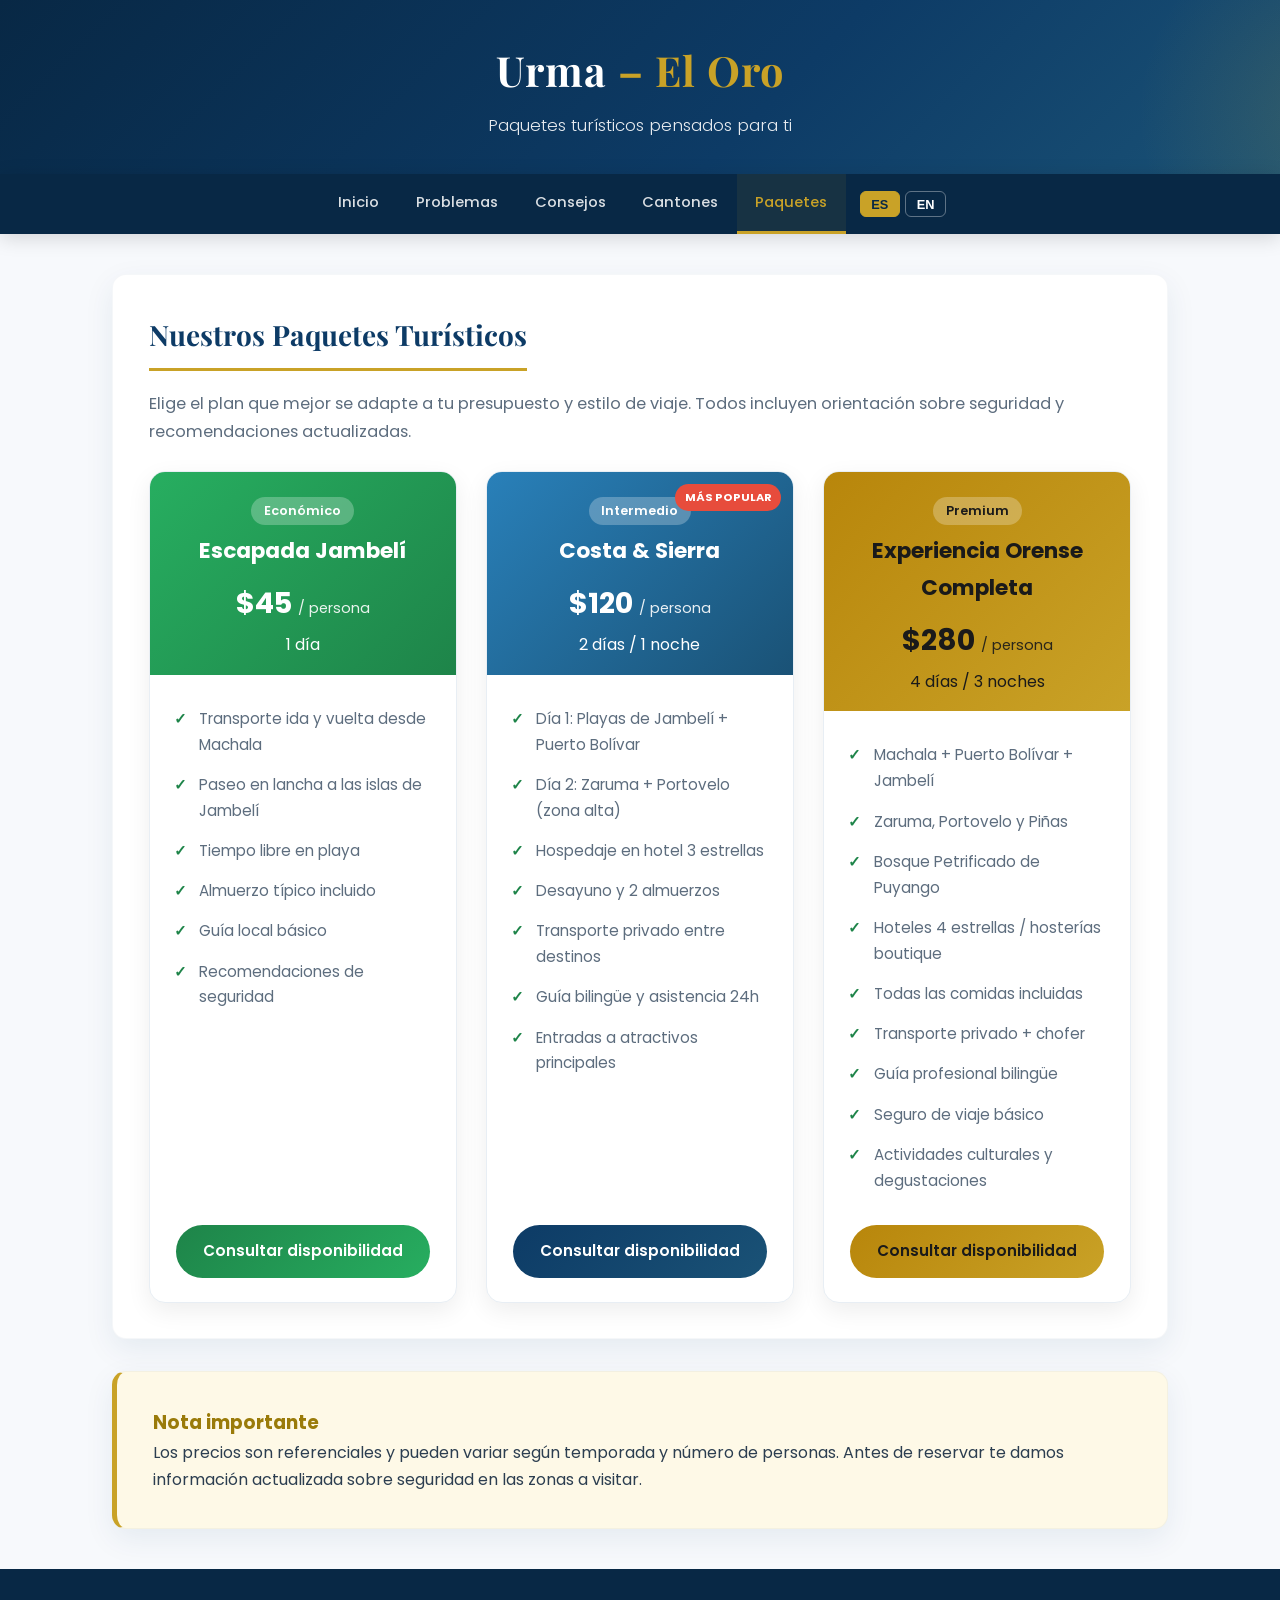
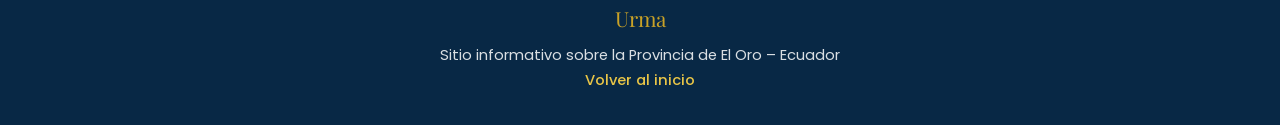
<file: paquetes.html>
<!DOCTYPE html>
<html lang="es">
<head>
    <meta charset="UTF-8">
    <meta name="viewport" content="width=device-width, initial-scale=1.0">
    <title>Paquetes Turísticos | Urma – El Oro</title>
    <link rel="stylesheet" href="estilos.css">
</head>
<body>

    <header>
        <div class="header-content">
            <h1>Urma <span>– El Oro</span></h1>
            <p data-i18n="subtitulo-paquetes">Paquetes turísticos pensados para ti</p>
        </div>
    </header>

    <nav>
        <ul>
            <li><a href="index.html" data-i18n="nav-inicio">Inicio</a></li>
            <li><a href="problemas.html" data-i18n="nav-problemas">Problemas</a></li>
            <li><a href="consejos.html" data-i18n="nav-consejos">Consejos</a></li>
            <li><a href="cantones.html" data-i18n="nav-cantones">Cantones</a></li>
            <li><a href="paquetes.html" class="activo" data-i18n="nav-paquetes">Paquetes</a></li>
            <li class="idioma-switch">
                <button class="btn-idioma activo" data-lang="es" onclick="cambiarIdioma('es')">ES</button>
                <button class="btn-idioma" data-lang="en" onclick="cambiarIdioma('en')">EN</button>
            </li>
        </ul>
    </nav>

    <main class="container">

        <section>
            <h2 data-i18n="paquetes-titulo">Nuestros Paquetes Turísticos</h2>
            <p class="intro" data-i18n="paquetes-intro">
                Elige el plan que mejor se adapte a tu presupuesto y estilo de viaje. 
                Todos incluyen orientación sobre seguridad y recomendaciones actualizadas.
            </p>

            <div class="paquetes-grid">

                <!-- PAQUETE 1 – ECONÓMICO -->
                <article class="paquete-card">
                    <div class="paquete-header economico">
                        <span class="etiqueta" data-i18n="etiqueta-economico">Económico</span>
                        <h3 data-i18n="paq1-nombre">Escapada Jambelí</h3>
                        <div class="precio">$45 <span data-i18n="por-persona">/ persona</span></div>
                        <p data-i18n="paq1-duracion">1 día</p>
                    </div>
                    <div class="paquete-body">
                        <ul>
                            <li data-i18n="paq1-i1">Transporte ida y vuelta desde Machala</li>
                            <li data-i18n="paq1-i2">Paseo en lancha a las islas de Jambelí</li>
                            <li data-i18n="paq1-i3">Tiempo libre en playa</li>
                            <li data-i18n="paq1-i4">Almuerzo típico incluido</li>
                            <li data-i18n="paq1-i5">Guía local básico</li>
                            <li data-i18n="paq1-i6">Recomendaciones de seguridad</li>
                        </ul>
                    </div>
                    <div class="paquete-footer">
                        <a href="#" class="btn btn-verde" data-i18n="btn-reservar">Consultar disponibilidad</a>
                    </div>
                </article>

                <!-- PAQUETE 2 – INTERMEDIO (POPULAR) -->
                <article class="paquete-card">
                    <div class="paquete-header intermedio">
                        <span class="badge-popular" data-i18n="mas-popular">Más popular</span>
                        <span class="etiqueta" data-i18n="etiqueta-intermedio">Intermedio</span>
                        <h3 data-i18n="paq2-nombre">Costa & Sierra</h3>
                        <div class="precio">$120 <span data-i18n="por-persona">/ persona</span></div>
                        <p data-i18n="paq2-duracion">2 días / 1 noche</p>
                    </div>
                    <div class="paquete-body">
                        <ul>
                            <li data-i18n="paq2-i1">Día 1: Playas de Jambelí + Puerto Bolívar</li>
                            <li data-i18n="paq2-i2">Día 2: Zaruma + Portovelo (zona alta)</li>
                            <li data-i18n="paq2-i3">Hospedaje en hotel 3 estrellas</li>
                            <li data-i18n="paq2-i4">Desayuno y 2 almuerzos</li>
                            <li data-i18n="paq2-i5">Transporte privado entre destinos</li>
                            <li data-i18n="paq2-i6">Guía bilingüe y asistencia 24h</li>
                            <li data-i18n="paq2-i7">Entradas a atractivos principales</li>
                        </ul>
                    </div>
                    <div class="paquete-footer">
                        <a href="#" class="btn btn-azul" data-i18n="btn-reservar">Consultar disponibilidad</a>
                    </div>
                </article>

                <!-- PAQUETE 3 – PREMIUM -->
                <article class="paquete-card">
                    <div class="paquete-header premium">
                        <span class="etiqueta" data-i18n="etiqueta-premium">Premium</span>
                        <h3 data-i18n="paq3-nombre">Experiencia Orense Completa</h3>
                        <div class="precio">$280 <span data-i18n="por-persona">/ persona</span></div>
                        <p data-i18n="paq3-duracion">4 días / 3 noches</p>
                    </div>
                    <div class="paquete-body">
                        <ul>
                            <li data-i18n="paq3-i1">Machala + Puerto Bolívar + Jambelí</li>
                            <li data-i18n="paq3-i2">Zaruma, Portovelo y Piñas</li>
                            <li data-i18n="paq3-i3">Bosque Petrificado de Puyango</li>
                            <li data-i18n="paq3-i4">Hoteles 4 estrellas / hosterías boutique</li>
                            <li data-i18n="paq3-i5">Todas las comidas incluidas</li>
                            <li data-i18n="paq3-i6">Transporte privado + chofer</li>
                            <li data-i18n="paq3-i7">Guía profesional bilingüe</li>
                            <li data-i18n="paq3-i8">Seguro de viaje básico</li>
                            <li data-i18n="paq3-i9">Actividades culturales y degustaciones</li>
                        </ul>
                    </div>
                    <div class="paquete-footer">
                        <a href="#" class="btn btn-oro" data-i18n="btn-reservar">Consultar disponibilidad</a>
                    </div>
                </article>

            </div>
        </section>

        <section class="aviso">
            <h3 data-i18n="nota-paquetes-titulo">Nota importante</h3>
            <p data-i18n="nota-paquetes-texto">
                Los precios son referenciales y pueden variar según temporada y número de personas. 
                Antes de reservar te damos información actualizada sobre seguridad en las zonas a visitar.
            </p>
        </section>

    </main>

    <footer>
        <div class="marca">Urma</div>
        <p data-i18n="footer1">Sitio informativo sobre la Provincia de El Oro – Ecuador</p>
        <p><a href="index.html" data-i18n="volver-inicio">Volver al inicio</a></p>
    </footer>

    <script src="idioma.js"></script>
</body>
</html>
</file>
<file: estilos.css>
/* ===== URMA – Diseño profesional ===== */
@import url('https://fonts.googleapis.com/css2?family=Poppins:wght@300;400;500;600;700&family=Playfair+Display:wght@600;700&display=swap');

* {
    margin: 0;
    padding: 0;
    box-sizing: border-box;
}

:root {
    --primary: #0d3b66;
    --primary-dark: #082845;
    --accent: #c9a227;
    --accent-light: #e8c547;
    --text: #2c3e50;
    --text-light: #5d6d7e;
    --bg: #f7f9fc;
    --white: #ffffff;
    --danger: #c0392b;
    --success: #1e8449;
    --shadow: 0 10px 30px rgba(13, 59, 102, 0.08);
    --radius: 14px;
}

body {
    font-family: 'Poppins', sans-serif;
    line-height: 1.7;
    color: var(--text);
    background-color: var(--bg);
}

/* ===== HEADER ===== */
header {
    background: linear-gradient(135deg, var(--primary-dark) 0%, var(--primary) 60%, #1a5276 100%);
    color: white;
    padding: 2.2rem 1.5rem;
    text-align: center;
    position: relative;
    overflow: hidden;
}

header::before {
    content: '';
    position: absolute;
    top: -50%;
    right: -20%;
    width: 400px;
    height: 400px;
    background: radial-gradient(circle, rgba(201,162,39,0.15) 0%, transparent 70%);
    border-radius: 50%;
}

.header-content {
    position: relative;
    z-index: 1;
}

header h1 {
    font-family: 'Playfair Display', serif;
    font-size: 2.6rem;
    font-weight: 700;
    letter-spacing: 1px;
    margin-bottom: 0.3rem;
}

header h1 span {
    color: var(--accent);
}

header p {
    font-size: 1.05rem;
    opacity: 0.9;
    font-weight: 300;
}

/* ===== NAVEGACIÓN ===== */
nav {
    background-color: var(--primary-dark);
    position: sticky;
    top: 0;
    z-index: 100;
    box-shadow: 0 4px 20px rgba(0,0,0,0.15);
}

nav ul {
    list-style: none;
    display: flex;
    flex-wrap: wrap;
    justify-content: center;
    align-items: center;
    max-width: 1100px;
    margin: 0 auto;
    padding: 0 0.5rem;
}

nav a {
    display: block;
    color: rgba(255,255,255,0.85);
    text-decoration: none;
    padding: 1rem 1.15rem;
    font-size: 0.92rem;
    font-weight: 500;
    transition: all 0.25s ease;
    border-bottom: 3px solid transparent;
}

nav a:hover {
    color: white;
    background: rgba(255,255,255,0.06);
}

nav a.activo {
    color: var(--accent);
    border-bottom-color: var(--accent);
    background: rgba(201,162,39,0.08);
}

/* Botón de idioma */
.idioma-switch {
    display: flex;
    align-items: center;
    gap: 0.35rem;
    padding: 0.5rem 0.9rem;
}

.btn-idioma {
    background: transparent;
    border: 1.5px solid rgba(255,255,255,0.35);
    color: white;
    padding: 0.28rem 0.65rem;
    border-radius: 6px;
    cursor: pointer;
    font-weight: 600;
    font-size: 0.8rem;
    transition: all 0.2s;
}

.btn-idioma:hover {
    background: rgba(255,255,255,0.12);
    border-color: rgba(255,255,255,0.6);
}

.btn-idioma.activo {
    background: var(--accent);
    color: var(--primary-dark);
    border-color: var(--accent);
}

/* ===== CONTENEDOR ===== */
.container {
    max-width: 1100px;
    margin: 2.5rem auto;
    padding: 0 1.4rem;
}

section {
    background: var(--white);
    border-radius: var(--radius);
    padding: 2.2rem;
    margin-bottom: 2rem;
    box-shadow: var(--shadow);
    border: 1px solid rgba(13,59,102,0.04);
}

section h2 {
    font-family: 'Playfair Display', serif;
    color: var(--primary);
    margin-bottom: 1.2rem;
    padding-bottom: 0.6rem;
    border-bottom: 3px solid var(--accent);
    font-size: 1.75rem;
    display: inline-block;
}

.intro {
    margin-bottom: 1.6rem;
    color: var(--text-light);
    font-size: 1.02rem;
}

/* ===== IMÁGENES ===== */
.imagen-principal {
    width: 100%;
    max-width: 920px;
    height: auto;
    border-radius: 12px;
    margin: 1.5rem auto;
    display: block;
    box-shadow: 0 12px 35px rgba(0,0,0,0.12);
    object-fit: cover;
}

.imagen-zaruma {
    max-height: 400px;
    object-fit: cover;
}

/* ===== HERO ===== */
.hero {
    text-align: center;
}

.hero h2 {
    border: none;
    font-size: 2rem;
    margin-bottom: 0.5rem;
}

.botones-hero {
    display: flex;
    flex-wrap: wrap;
    gap: 1rem;
    justify-content: center;
    margin-top: 2rem;
}

.btn {
    display: inline-block;
    padding: 0.85rem 1.7rem;
    border-radius: 50px;
    text-decoration: none;
    font-weight: 600;
    font-size: 0.95rem;
    color: white;
    transition: all 0.3s ease;
    border: none;
    cursor: pointer;
}

.btn:hover {
    transform: translateY(-3px);
    box-shadow: 0 8px 20px rgba(0,0,0,0.15);
}

.btn-rojo { background: linear-gradient(135deg, #c0392b, #e74c3c); }
.btn-verde { background: linear-gradient(135deg, #1e8449, #27ae60); }
.btn-azul { background: linear-gradient(135deg, var(--primary), #1a5276); }
.btn-oro { background: linear-gradient(135deg, #b8860b, var(--accent)); color: #1a1a1a; }

/* ===== TARJETAS ===== */
.tarjetas {
    display: grid;
    grid-template-columns: repeat(auto-fit, minmax(260px, 1fr));
    gap: 1.6rem;
    margin-top: 1.5rem;
}

.tarjeta {
    background: linear-gradient(180deg, #f8fafc 0%, #fff 100%);
    border-radius: 12px;
    padding: 1.7rem;
    border-top: 4px solid var(--accent);
    transition: all 0.3s ease;
    box-shadow: 0 4px 15px rgba(0,0,0,0.04);
}

.tarjeta:hover {
    transform: translateY(-6px);
    box-shadow: 0 12px 30px rgba(13,59,102,0.1);
}

.tarjeta h3 {
    color: var(--primary);
    margin-bottom: 0.6rem;
    font-size: 1.2rem;
}

.tarjeta a {
    display: inline-block;
    margin-top: 1.1rem;
    color: var(--primary);
    font-weight: 600;
    text-decoration: none;
    font-size: 0.95rem;
}

.tarjeta a:hover {
    color: var(--accent);
}

/* ===== INFO RÁPIDA ===== */
.info-rapida ul {
    margin-left: 1.4rem;
    margin-top: 1rem;
}

.info-rapida li {
    margin-bottom: 0.6rem;
    color: var(--text-light);
}

/* ===== PROBLEMAS ===== */
.problemas-grid {
    display: grid;
    grid-template-columns: repeat(auto-fit, minmax(300px, 1fr));
    gap: 1.4rem;
}

.problema-card {
    background: #fdf6f5;
    border-left: 5px solid var(--danger);
    border-radius: 10px;
    padding: 1.4rem;
    cursor: pointer;
    transition: all 0.3s;
}

.problema-card:hover {
    box-shadow: 0 8px 20px rgba(192,57,43,0.1);
}

.problema-card h3 {
    color: var(--danger);
    font-size: 1.1rem;
    margin-bottom: 0.5rem;
}

.problema-card .resumen {
    color: var(--text-light);
    font-size: 0.93rem;
}

.problema-card .detalle {
    max-height: 0;
    overflow: hidden;
    transition: max-height 0.4s ease;
}

.problema-card.abierto .detalle {
    max-height: 220px;
    margin-top: 0.9rem;
}

.problema-card .ver-mas {
    display: block;
    margin-top: 0.9rem;
    font-size: 0.85rem;
    color: var(--danger);
    font-weight: 600;
}

.aviso {
    background: #fef9e7;
    border-left: 5px solid var(--accent);
}

.aviso h3 {
    color: #9a7b0a;
}

/* ===== CONSEJOS ===== */
.consejos-lista {
    display: flex;
    flex-direction: column;
    gap: 1.2rem;
}

.consejo-item {
    display: flex;
    gap: 1.3rem;
    align-items: flex-start;
    background: #f0faf5;
    padding: 1.3rem;
    border-radius: 12px;
    border-left: 5px solid var(--success);
}

.consejo-item .numero {
    background: linear-gradient(135deg, var(--success), #27ae60);
    color: white;
    width: 42px;
    height: 42px;
    border-radius: 50%;
    display: flex;
    align-items: center;
    justify-content: center;
    font-weight: 700;
    font-size: 1.15rem;
    flex-shrink: 0;
}

.consejo-item h3 {
    color: var(--success);
    margin-bottom: 0.3rem;
    font-size: 1.1rem;
}

.zona-recomendada {
    background: linear-gradient(135deg, #eaf2f8, #f5f9fc);
    border-left: 5px solid var(--primary);
}

.zona-recomendada .btn {
    margin-top: 1.3rem;
}

/* ===== CANTONES ===== */
.filtros {
    display: flex;
    flex-wrap: wrap;
    gap: 0.8rem;
    margin-bottom: 1.8rem;
}

.filtro-btn {
    padding: 0.55rem 1.3rem;
    border: 2px solid var(--primary);
    background: white;
    color: var(--primary);
    border-radius: 50px;
    cursor: pointer;
    font-weight: 600;
    font-size: 0.9rem;
    transition: all 0.25s;
}

.filtro-btn:hover,
.filtro-btn.activo {
    background: var(--primary);
    color: white;
}

.cantones-grid {
    display: grid;
    grid-template-columns: repeat(auto-fill, minmax(230px, 1fr));
    gap: 1.2rem;
}

.canton-card {
    background: linear-gradient(180deg, #eef4f9 0%, #fff 100%);
    border: 1px solid #d5e4f0;
    border-radius: 12px;
    padding: 1.4rem;
    cursor: pointer;
    transition: all 0.3s;
    text-align: center;
}

.canton-card:hover {
    transform: translateY(-5px);
    box-shadow: 0 10px 25px rgba(13,59,102,0.1);
    border-color: var(--primary);
}

.canton-card h3 {
    color: var(--primary);
    margin-bottom: 0.3rem;
    font-size: 1.15rem;
}

.canton-card .cabecera {
    font-size: 0.88rem;
    color: var(--text-light);
}

.canton-card .info-extra {
    max-height: 0;
    overflow: hidden;
    transition: max-height 0.4s ease;
    text-align: left;
}

.canton-card.abierto .info-extra {
    max-height: 200px;
    margin-top: 1rem;
    padding-top: 1rem;
    border-top: 1px solid #d5e4f0;
}

.canton-card.abierto {
    background: #e3eef7;
    border-color: var(--primary);
}

/* ===== PAQUETES ===== */
.paquetes-grid {
    display: grid;
    grid-template-columns: repeat(auto-fit, minmax(300px, 1fr));
    gap: 1.8rem;
    margin-top: 1.5rem;
}

.paquete-card {
    background: white;
    border-radius: 16px;
    overflow: hidden;
    box-shadow: 0 8px 25px rgba(0,0,0,0.07);
    border: 1px solid #e8eef4;
    transition: all 0.35s ease;
    display: flex;
    flex-direction: column;
}

.paquete-card:hover {
    transform: translateY(-8px);
    box-shadow: 0 16px 40px rgba(13,59,102,0.12);
}

.paquete-header {
    padding: 1.5rem 1.5rem 1rem;
    text-align: center;
    position: relative;
}

.paquete-header.economico {
    background: linear-gradient(135deg, #27ae60, #1e8449);
    color: white;
}

.paquete-header.intermedio {
    background: linear-gradient(135deg, #2980b9, #1a5276);
    color: white;
}

.paquete-header.premium {
    background: linear-gradient(135deg, #b8860b, #c9a227);
    color: #1a1a1a;
}

.paquete-header h3 {
    font-size: 1.35rem;
    margin-bottom: 0.3rem;
    font-weight: 700;
}

.paquete-header .precio {
    font-size: 1.8rem;
    font-weight: 700;
    margin: 0.6rem 0 0.2rem;
}

.paquete-header .precio span {
    font-size: 0.9rem;
    font-weight: 400;
    opacity: 0.9;
}

.paquete-header .etiqueta {
    display: inline-block;
    background: rgba(255,255,255,0.25);
    padding: 0.2rem 0.8rem;
    border-radius: 20px;
    font-size: 0.8rem;
    font-weight: 600;
    margin-bottom: 0.5rem;
}

.paquete-body {
    padding: 1.5rem;
    flex-grow: 1;
}

.paquete-body ul {
    list-style: none;
    margin: 0;
}

.paquete-body li {
    padding: 0.45rem 0;
    padding-left: 1.6rem;
    position: relative;
    color: var(--text-light);
    font-size: 0.95rem;
}

.paquete-body li::before {
    content: '✓';
    position: absolute;
    left: 0;
    color: var(--success);
    font-weight: 700;
}

.paquete-footer {
    padding: 0 1.5rem 1.5rem;
    text-align: center;
}

.badge-popular {
    position: absolute;
    top: 12px;
    right: 12px;
    background: #e74c3c;
    color: white;
    font-size: 0.7rem;
    font-weight: 700;
    padding: 0.25rem 0.6rem;
    border-radius: 20px;
    text-transform: uppercase;
}

/* ===== FOOTER ===== */
footer {
    background: var(--primary-dark);
    color: rgba(255,255,255,0.85);
    text-align: center;
    padding: 2rem 1.5rem;
    margin-top: 1rem;
    font-size: 0.92rem;
}

footer a {
    color: var(--accent-light);
    text-decoration: none;
    font-weight: 500;
}

footer a:hover {
    text-decoration: underline;
}

footer .marca {
    font-family: 'Playfair Display', serif;
    font-size: 1.3rem;
    color: var(--accent);
    margin-bottom: 0.4rem;
}

/* ===== RESPONSIVE ===== */
@media (max-width: 768px) {
    header h1 {
        font-size: 1.9rem;
    }

    nav a {
        padding: 0.75rem 0.85rem;
        font-size: 0.85rem;
    }

    section {
        padding: 1.5rem;
    }

    .botones-hero {
        flex-direction: column;
        align-items: center;
    }

    .consejo-item {
        flex-direction: column;
        align-items: center;
        text-align: center;
    }

    .paquete-header .precio {
        font-size: 1.5rem;
    }
}
</file>
